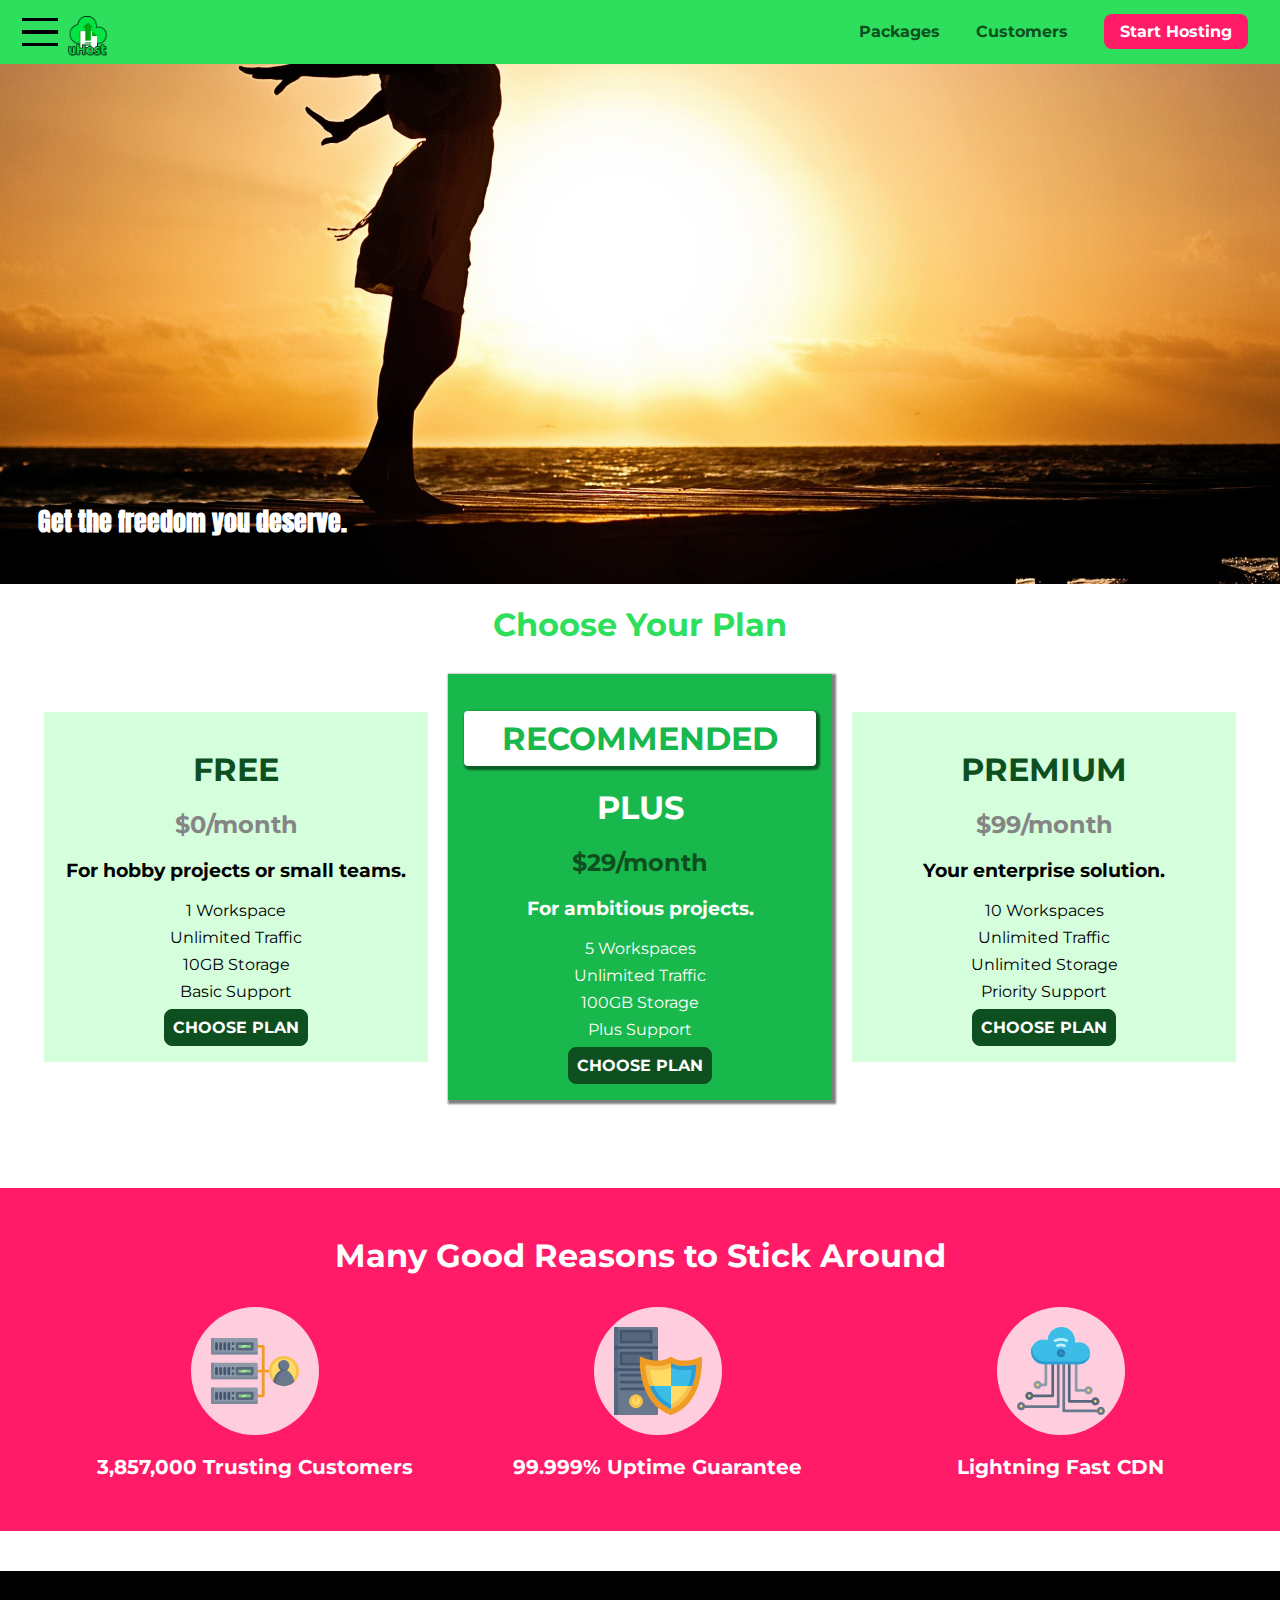
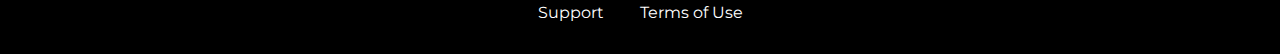
<file: index.html>
<!DOCTYPE html>
<html lang="en">

<head>
    <meta charset="UTF-8">
    <meta http-equiv="X-UA-Compatible" content="ie=edge">
    <meta name="viewport" content="width=device=width, initial-scale=1.0">
    <title>uHost</title>
    <link rel="shortcut icon" href="favicon.png">
    <link href="https://fonts.googleapis.com/css?family=Anton" rel="stylesheet">
    <link href="https://fonts.googleapis.com/css?family=Montserrat:400,700" rel="stylesheet">
    <link rel="stylesheet" href="shared.css">
    <link rel="stylesheet" href="main.css">


</head>

<body>
    <div class="backdrop"></div>
    <div class="modal">
        <h1 class="modal__title">Do you want to continue?</h1>
        <div class="modal__actions">
            <a href="start-hosting/index.html" class="modal__action">Yes!</a>
            <button class="modal__action modal__action--negative" type="button">No!</button>
        </div>
    </div>
    <header class="main-header">
        <div>
            <button class="toggle-button">
                <span class="toggle-button__bar"></span>
                <span class="toggle-button__bar"></span>
                <span class="toggle-button__bar"></span>
            </button>
            <a href="index.html" class="main-header__brand">
                <img src="images/uhost-icon.png" alt="uHost - Your favorite hosting company">
            </a>
        </div>
        <nav class="main-nav">
            <ul class="main-nav__items">
                <li class="main-nav__item">
                    <a href="packages/index.html">Packages</a>
                </li>
                <li class="main-nav__item">
                    <a href="customers/index.html">Customers</a>
                </li>
                <li class="main-nav__item main-nav__item--cta">
                    <a href="start-hosting/index.html">Start Hosting</a>
                </li>
            </ul>
        </nav>
    </header>
    <nav class="mobile-nav">
        <ul class="mobile-nav__items">
            <li class="mobile-nav__item">
                <a href="packages/index.html">Packages</a>
            </li>
            <li class="mobile-nav__item">
                <a href="customers/index.html">Customers</a>
            </li>
            <li class="mobile-nav__item mobile-nav__item--cta">
                <a href="start-hosting/index.html">Start Hosting</a>
            </li>
        </ul>
    </nav>
    <main>
        <section id="product-overview">
            <h1>Get the freedom you deserve.</h1>
        </section>
        <section id="plans">
            <h1 class="section-title">Choose Your Plan</h1>
            <div class="plan__list">
                <article class="plan">
                    <h1 class="plan__title">FREE</h1>
                    <h2 class="plan__price">$0/month</h2>
                    <h3>For hobby projects or small teams.</h3>
                    <ul class="plan__features">
                        <li>1 Workspace</li>
                        <li>Unlimited Traffic</li>
                        <li>10GB Storage</li>
                        <li>Basic Support</li>
                    </ul>
                    <div>
                        <button class="button">CHOOSE PLAN</button>
                    </div>
                </article>
                <article class="plan plan--highlighted">
                    <h1 class="plan__annotation">RECOMMENDED</h1>
                    <h1 class="plan__title">PLUS</h1>
                    <h2 class="plan__price">$29/month</h2>
                    <h3>For ambitious projects.</h3>
                    <ul class="plan__features">
                        <li>5 Workspaces</li>
                        <li>Unlimited Traffic</li>
                        <li>100GB Storage</li>
                        <li>Plus Support</li>
                    </ul>
                    <div>
                        <button class="button">CHOOSE PLAN</button>
                    </div>
                </article>
                <article class="plan">
                    <h1 class="plan__title">PREMIUM</h1>
                    <h2 class="plan__price">$99/month</h2>
                    <h3>Your enterprise solution.</h3>
                    <ul class="plan__features">
                        <li>10 Workspaces</li>
                        <li>Unlimited Traffic</li>
                        <li>Unlimited Storage</li>
                        <li>Priority Support</li>
                    </ul>
                    <div>
                        <button class="button">CHOOSE PLAN</button>
                    </div>
                </article>
            </div>
        </section>
        <section id="key-features">
            <h1 class="section-title">Many Good Reasons to Stick Around
            </h1>
            <ul class="key-features__list">
                <li class="key-feature">

                    <div class="key-feature__image">
                        <svg viewBox="0 0 512 512">
                            <path style="fill:#F09B24;" d="M344,248h-32V112c0-4.418-3.582-8-8-8h-40c-4.418,0-8,3.582-8,8s3.582,8,8,8h32v128h-32  c-4.418,0-8,3.582-8,8s3.582,8,8,8h32v128h-32c-4.418,0-8,3.582-8,8s3.582,8,8,8h40c4.418,0,8-3.582,8-8V264h32c4.418,0,8-3.582,8-8  S348.418,248,344,248z"
                            />
                            <path style="fill:#8E9AA9;" d="M264,64H8c-4.418,0-8,3.582-8,8v80c0,4.418,3.582,8,8,8h256c4.418,0,8-3.582,8-8V72  C272,67.582,268.418,64,264,64z"
                            />
                            <path style="fill:#7C899B;" d="M24,144c-4.418,0-8-3.582-8-8V64H8c-4.418,0-8,3.582-8,8v80c0,4.418,3.582,8,8,8h256  c4.418,0,8-3.582,8-8v-8H24z"
                            />
                            <rect x="152" y="96" style="fill:#B8E3A8;" width="88" height="32" />
                            <g>
                                <polygon style="fill:#7EC97D;" points="152,96 152,128 166,128 198,96  " />
                                <polygon style="fill:#7EC97D;" points="220,96 188,128 240,128 240,96  " />
                            </g>
                            <path style="fill:#56677E;" d="M240,136h-88c-4.418,0-8-3.582-8-8V96c0-4.418,3.582-8,8-8h88c4.418,0,8,3.582,8,8v32  C248,132.418,244.418,136,240,136z M160,120h72v-16h-72V120z"
                            />
                            <g>
                                <path style="fill:#435670;" d="M32,136c-4.418,0-8-3.582-8-8V96c0-4.418,3.582-8,8-8s8,3.582,8,8v32C40,132.418,36.418,136,32,136z   "
                                />
                                <path style="fill:#435670;" d="M56,136c-4.418,0-8-3.582-8-8V96c0-4.418,3.582-8,8-8s8,3.582,8,8v32C64,132.418,60.418,136,56,136z   "
                                />
                                <path style="fill:#435670;" d="M80,136c-4.418,0-8-3.582-8-8V96c0-4.418,3.582-8,8-8s8,3.582,8,8v32C88,132.418,84.418,136,80,136z   "
                                />
                                <path style="fill:#435670;" d="M104,136c-4.418,0-8-3.582-8-8V96c0-4.418,3.582-8,8-8s8,3.582,8,8v32   C112,132.418,108.418,136,104,136z"
                                />
                                <path style="fill:#435670;" d="M128,105c-4.418,0-8-3.582-8-8v-1c0-4.418,3.582-8,8-8s8,3.582,8,8v1   C136,101.418,132.418,105,128,105z"
                                />
                                <path style="fill:#435670;" d="M128,136c-4.418,0-8-3.582-8-8v-1c0-4.418,3.582-8,8-8s8,3.582,8,8v1   C136,132.418,132.418,136,128,136z"
                                />
                            </g>
                            <path style="fill:#8E9AA9;" d="M264,208H8c-4.418,0-8,3.582-8,8v80c0,4.418,3.582,8,8,8h256c4.418,0,8-3.582,8-8v-80  C272,211.582,268.418,208,264,208z"
                            />
                            <path style="fill:#7C899B;" d="M24,288c-4.418,0-8-3.582-8-8v-72H8c-4.418,0-8,3.582-8,8v80c0,4.418,3.582,8,8,8h256  c4.418,0,8-3.582,8-8v-8H24z"
                            />
                            <rect x="152" y="240" style="fill:#B8E3A8;" width="88" height="32" />
                            <g>
                                <polygon style="fill:#7EC97D;" points="152,240 152,272 166,272 198,240  " />
                                <polygon style="fill:#7EC97D;" points="220,240 188,272 240,272 240,240  " />
                            </g>
                            <path style="fill:#56677E;" d="M240,280h-88c-4.418,0-8-3.582-8-8v-32c0-4.418,3.582-8,8-8h88c4.418,0,8,3.582,8,8v32  C248,276.418,244.418,280,240,280z M160,264h72v-16h-72V264z"
                            />
                            <g>
                                <path style="fill:#435670;" d="M32,280c-4.418,0-8-3.582-8-8v-32c0-4.418,3.582-8,8-8s8,3.582,8,8v32C40,276.418,36.418,280,32,280   z"
                                />
                                <path style="fill:#435670;" d="M56,280c-4.418,0-8-3.582-8-8v-32c0-4.418,3.582-8,8-8s8,3.582,8,8v32C64,276.418,60.418,280,56,280   z"
                                />
                                <path style="fill:#435670;" d="M80,280c-4.418,0-8-3.582-8-8v-32c0-4.418,3.582-8,8-8s8,3.582,8,8v32C88,276.418,84.418,280,80,280   z"
                                />
                                <path style="fill:#435670;" d="M104,280c-4.418,0-8-3.582-8-8v-32c0-4.418,3.582-8,8-8s8,3.582,8,8v32   C112,276.418,108.418,280,104,280z"
                                />
                                <path style="fill:#435670;" d="M128,249c-4.418,0-8-3.582-8-8v-1c0-4.418,3.582-8,8-8s8,3.582,8,8v1   C136,245.418,132.418,249,128,249z"
                                />
                                <path style="fill:#435670;" d="M128,280c-4.418,0-8-3.582-8-8v-1c0-4.418,3.582-8,8-8s8,3.582,8,8v1   C136,276.418,132.418,280,128,280z"
                                />
                            </g>
                            <path style="fill:#8E9AA9;" d="M264,352H8c-4.418,0-8,3.582-8,8v80c0,4.418,3.582,8,8,8h256c4.418,0,8-3.582,8-8v-80  C272,355.582,268.418,352,264,352z"
                            />
                            <path style="fill:#7C899B;" d="M24,432c-4.418,0-8-3.582-8-8v-72H8c-4.418,0-8,3.582-8,8v80c0,4.418,3.582,8,8,8h256  c4.418,0,8-3.582,8-8v-8H24z"
                            />
                            <rect x="152" y="384" style="fill:#B8E3A8;" width="88" height="32" />
                            <g>
                                <polygon style="fill:#7EC97D;" points="152,384 152,416 166,416 198,384  " />
                                <polygon style="fill:#7EC97D;" points="220,384 188,416 240,416 240,384  " />
                            </g>
                            <path style="fill:#56677E;" d="M240,424h-88c-4.418,0-8-3.582-8-8v-32c0-4.418,3.582-8,8-8h88c4.418,0,8,3.582,8,8v32  C248,420.418,244.418,424,240,424z M160,408h72v-16h-72V408z"
                            />
                            <g>
                                <path style="fill:#435670;" d="M32,424c-4.418,0-8-3.582-8-8v-32c0-4.418,3.582-8,8-8s8,3.582,8,8v32C40,420.418,36.418,424,32,424   z"
                                />
                                <path style="fill:#435670;" d="M56,424c-4.418,0-8-3.582-8-8v-32c0-4.418,3.582-8,8-8s8,3.582,8,8v32C64,420.418,60.418,424,56,424   z"
                                />
                                <path style="fill:#435670;" d="M80,424c-4.418,0-8-3.582-8-8v-32c0-4.418,3.582-8,8-8s8,3.582,8,8v32C88,420.418,84.418,424,80,424   z"
                                />
                                <path style="fill:#435670;" d="M104,424c-4.418,0-8-3.582-8-8v-32c0-4.418,3.582-8,8-8s8,3.582,8,8v32   C112,420.418,108.418,424,104,424z"
                                />
                                <path style="fill:#435670;" d="M128,393c-4.418,0-8-3.582-8-8v-1c0-4.418,3.582-8,8-8s8,3.582,8,8v1   C136,389.418,132.418,393,128,393z"
                                />
                                <path style="fill:#435670;" d="M128,424c-4.418,0-8-3.582-8-8v-1c0-4.418,3.582-8,8-8s8,3.582,8,8v1   C136,420.418,132.418,424,128,424z"
                                />
                            </g>
                            <path style="fill:#F7C14D;" d="M424,168c-48.523,0-88,39.477-88,88s39.477,88,88,88s88-39.477,88-88S472.523,168,424,168z" />
                            <path style="fill:#FFDB66;" d="M424,184c-39.701,0-72,32.299-72,72s32.299,72,72,72s72-32.299,72-72S463.701,184,424,184z" />
                            <path style="fill:#69788D;" d="M484.893,314.16C476.393,274.588,451.922,248,424,248s-52.393,26.588-60.893,66.16  c-0.605,2.82,0.354,5.749,2.511,7.664C381.731,336.124,402.465,344,424,344s42.269-7.876,58.381-22.176  C484.539,319.909,485.498,316.98,484.893,314.16z"
                            />
                            <path style="fill:#56677E;" d="M434.053,249.171C430.768,248.403,427.411,248,424,248c-27.922,0-52.393,26.588-60.893,66.16  c-0.605,2.82,0.354,5.749,2.511,7.664c3.383,3.002,6.979,5.703,10.734,8.125C384.904,286.243,407.373,255.378,434.053,249.171z"
                            />
                            <path style="fill:#69788D;" d="M424,192c-17.645,0-32,14.355-32,32s14.355,32,32,32s32-14.355,32-32S441.645,192,424,192z" />
                            <path style="fill:#56677E;" d="M432,248c-17.645,0-32-14.355-32-32c0-6.783,2.128-13.076,5.742-18.258  C397.444,203.53,392,213.138,392,224c0,17.645,14.355,32,32,32c10.862,0,20.471-5.444,26.258-13.742  C445.076,245.872,438.783,248,432,248z"
                            />

                        </svg>

                    </div>
                    <p class="key-feature__description"> 3,857,000 Trusting Customers</p>
                </li>
                <li class="key-feature">
                    <div class="key-feature__image">
                        <svg viewBox="0 0 512 512">
                            <path style="fill:#69788D;" d="M248,0H8C3.582,0,0,3.582,0,8v496c0,4.418,3.582,8,8,8h240c4.418,0,8-3.582,8-8V8  C256,3.582,252.418,0,248,0z"
                            />
                            <path style="fill:#56677E;" d="M24,504V8c0-4.418,3.582-8,8-8H8C3.582,0,0,3.582,0,8v496c0,4.418,3.582,8,8,8h24  C27.582,512,24,508.418,24,504z"
                            />
                            <g>
                                <rect x="0" y="112" style="fill:#435670;" width="256" height="16" />
                                <rect x="0" y="240" style="fill:#435670;" width="256" height="16" />
                            </g>
                            <path style="fill:#F7C14D;" d="M128,392c-22.056,0-40,17.944-40,40s17.944,40,40,40s40-17.944,40-40S150.056,392,128,392z" />
                            <path style="fill:#FFDB66;" d="M128,408c-13.233,0-24,10.767-24,24s10.767,24,24,24s24-10.767,24-24S141.233,408,128,408z" />
                            <path style="fill:#F7C14D;" d="M128,392c-2.739,0-5.414,0.278-8,0.805V424c0,4.418,3.582,8,8,8c4.418,0,8-3.582,8-8v-31.195  C133.414,392.278,130.739,392,128,392z"
                            />
                            <g>
                                <path style="fill:#435670;" d="M216,288H40c-4.418,0-8-3.582-8-8s3.582-8,8-8h176c4.418,0,8,3.582,8,8S220.418,288,216,288z"
                                />
                                <path style="fill:#435670;" d="M216,328H40c-4.418,0-8-3.582-8-8s3.582-8,8-8h176c4.418,0,8,3.582,8,8S220.418,328,216,328z"
                                />
                                <path style="fill:#435670;" d="M216,368H40c-4.418,0-8-3.582-8-8s3.582-8,8-8h176c4.418,0,8,3.582,8,8S220.418,368,216,368z"
                                />
                                <path style="fill:#435670;" d="M216,16H40c-4.418,0-8,3.582-8,8v64c0,4.418,3.582,8,8,8h176c4.418,0,8-3.582,8-8V24   C224,19.582,220.418,16,216,16z"
                                />
                            </g>
                            <rect x="48" y="32" style="fill:#56677E;" width="160" height="48" />
                            <path style="fill:#435670;" d="M216,144H40c-4.418,0-8,3.582-8,8v64c0,4.418,3.582,8,8,8h176c4.418,0,8-3.582,8-8v-64  C224,147.582,220.418,144,216,144z"
                            />
                            <rect x="48" y="160" style="fill:#56677E;" width="160" height="48" />
                            <path style="fill:#F09B24;" d="M511.747,180.237c-0.194-6.537-8.107-10.107-13.135-5.894c-5.6,4.693-42.904,21.282-98.514,21.282  c-33.45,0-64.625-20.999-64.929-21.206c-2.9-1.991-6.764-1.85-9.512,0.346c-2.677,2.135-27.201,20.86-63.793,20.86  c-55.607,0-92.914-16.589-98.515-21.282c-5.028-4.211-12.941-0.645-13.135,5.894c-1.634,54.834,4.655,105.941,18.693,151.903  c12.096,39.604,29.759,74.047,52.497,102.373c27.538,34.304,62.743,59.882,104.66,76.045c3.069,1.918,6.757,1.921,9.83,0  c41.917-16.163,77.122-41.741,104.66-76.045c22.738-28.326,40.401-62.77,52.497-102.373  C507.092,286.179,513.381,235.071,511.747,180.237z"
                            />
                            <path style="fill:#F7C14D;" d="M476.21,221.226c-1.953-1.631-4.568-2.235-7.036-1.628c-21.686,5.327-44.926,8.028-69.075,8.028  c-25.926,0-49.633-8.975-64.955-16.504c-2.307-1.134-5.016-1.091-7.284,0.116c-14.059,7.477-36.919,16.388-65.994,16.388  c-24.153,0-47.394-2.701-69.075-8.028c-5.155-1.268-10.221,2.966-9.894,8.261c2.077,33.693,7.668,65.635,16.616,94.935  c22.774,74.565,66.139,126.334,128.888,153.868c2.032,0.891,4.397,0.891,6.43,0c61.777-27.107,104.716-78.876,127.62-153.868  c8.948-29.3,14.539-61.241,16.616-94.935C479.224,225.319,478.163,222.856,476.21,221.226z"
                            />
                            <path style="fill:#FFDB66;" d="M331.609,451.727c-52.604-25.289-89.304-70.987-109.144-135.944  c-6.532-21.39-11.162-44.336-13.82-68.447c17.133,2.852,34.952,4.291,53.22,4.291c29.394,0,53.376-7.793,69.978-15.561  c17.44,7.736,41.656,15.561,68.256,15.561c18.267,0,36.085-1.439,53.219-4.291c-2.659,24.112-7.288,47.06-13.82,68.448  C419.545,381.108,383.27,426.805,331.609,451.727z"
                            />
                            <g>
                                <path style="fill:#2C9DD4;" d="M479.066,227.858c0.157-2.539-0.903-5.002-2.856-6.633s-4.568-2.235-7.036-1.628   c-21.686,5.327-44.926,8.028-69.075,8.028c-25.926,0-49.633-8.975-64.955-16.504c-1.057-0.52-2.2-0.78-3.345-0.806l-0.072,133.351   h123.601c2.556-6.746,4.933-13.702,7.123-20.874C471.398,293.493,476.989,261.552,479.066,227.858z"
                                />
                                <path style="fill:#2C9DD4;" d="M206.658,343.667c24.153,63.42,65.028,108.108,121.743,132.995c1.031,0.452,2.147,0.673,3.263,0.666   l0.063-133.661H206.658z"
                                />
                            </g>
                            <g>
                                <path style="fill:#3CBDE8;" d="M439.497,315.783c6.532-21.389,11.161-44.336,13.82-68.448c-17.134,2.852-34.952,4.291-53.219,4.291   c-26.6,0-50.815-7.824-68.256-15.561l-0.116,107.601h97.758C433.179,334.807,436.524,325.518,439.497,315.783z"
                                />
                                <path style="fill:#3CBDE8;" d="M232.523,343.667c21.144,50.298,54.363,86.56,99.087,108.06l0.117-108.06H232.523z" />
                            </g>
                        </svg>
                    </div>
                    <p class="key-feature__description">99.999% Uptime Guarantee</p>
                </li>
                <li class="key-feature">
                    <div class="key-feature__image">
                        <svg viewBox="0 0 512 512">
                            <path style="fill:#8E9AA9;" d="M168,200c-4.418,0-8,3.582-8,8v120h-17.376c-3.302-9.311-12.194-16-22.624-16  c-13.234,0-24,10.767-24,24s10.766,24,24,24c10.429,0,19.321-6.689,22.624-16H168c4.418,0,8-3.582,8-8V208  C176,203.582,172.418,200,168,200z"
                            />
                            <path style="fill:#FFDB66;" d="M120,328c-4.411,0-8,3.589-8,8s3.589,8,8,8s8-3.589,8-8S124.411,328,120,328z" />
                            <path style="fill:#56677E;" d="M208,200c-4.418,0-8,3.582-8,8v184H94.624C91.322,382.689,82.43,376,72,376  c-13.234,0-24,10.767-24,24s10.766,24,24,24c10.429,0,19.321-6.689,22.624-16H208c4.418,0,8-3.582,8-8V208  C216,203.582,212.418,200,208,200z"
                            />
                            <path style="fill:#FFDB66;" d="M72,392c-4.411,0-8,3.589-8,8s3.589,8,8,8s8-3.589,8-8S76.411,392,72,392z" />
                            <path style="fill:#69788D;" d="M240,208c-4.418,0-8,3.582-8,8v239H47.24c-2.671-10.34-12.078-18-23.24-18c-13.234,0-24,10.767-24,24  s10.766,24,24,24c9.666,0,18.009-5.747,21.809-14H240c4.418,0,8-3.582,8-8V216C248,211.582,244.418,208,240,208z"
                            />
                            <path style="fill:#FFDB66;" d="M24,453c-4.411,0-8,3.589-8,8s3.589,8,8,8s8-3.589,8-8S28.411,453,24,453z" />
                            <path style="fill:#69788D;" d="M488,464c-10.429,0-19.321,6.689-22.624,16H280V208c0-4.418-3.582-8-8-8s-8,3.582-8,8v280  c0,4.418,3.582,8,8,8h193.376c3.302,9.311,12.194,16,22.624,16c13.234,0,24-10.767,24-24S501.234,464,488,464z"
                            />
                            <path style="fill:#FFDB66;" d="M488,480c-4.411,0-8,3.589-8,8s3.589,8,8,8s8-3.589,8-8S492.411,480,488,480z" />
                            <path style="fill:#56677E;" d="M456,408c-10.429,0-19.321,6.689-22.624,16H312V208c0-4.418-3.582-8-8-8s-8,3.582-8,8v224  c0,4.418,3.582,8,8,8h129.376c3.302,9.311,12.194,16,22.624,16c13.234,0,24-10.767,24-24S469.234,408,456,408z"
                            />
                            <path style="fill:#FFDB66;" d="M456,424c-4.411,0-8,3.589-8,8s3.589,8,8,8s8-3.589,8-8S460.411,424,456,424z" />
                            <path style="fill:#8E9AA9;" d="M416,344c-10.429,0-19.321,6.689-22.624,16H352V208c0-4.418-3.582-8-8-8s-8,3.582-8,8v160  c0,4.418,3.582,8,8,8h49.376c3.302,9.311,12.194,16,22.624,16c13.234,0,24-10.767,24-24S429.234,344,416,344z"
                            />
                            <path style="fill:#FFDB66;" d="M416,360c-4.411,0-8,3.589-8,8s3.589,8,8,8s8-3.589,8-8S420.411,360,416,360z" />
                            <path style="fill:#3CBDE8;" d="M362,88c-8.741,0-17.231,1.751-25.06,5.085C337.646,88.797,338,84.43,338,80  c0-44.112-35.888-80-80-80c-42.823,0-77.895,33.816-79.909,76.149C170.393,73.415,162.244,72,154,72c-39.701,0-72,32.299-72,72  s32.299,72,72,72h208c35.29,0,64-28.71,64-64S397.29,88,362,88z"
                            />
                            <path style="fill:#2C9DD4;" d="M368,200H160c-39.701,0-72-32.299-72-72c0-5.863,0.721-11.559,2.05-17.019  C84.918,120.88,82,132.102,82,144c0,39.701,32.299,72,72,72h208c30.389,0,55.88-21.296,62.379-49.743  C413.565,186.327,392.352,200,368,200z"
                            />
                            <path style="fill:#2A7DB5;" d="M256,128c-13.234,0-24,10.767-24,24s10.766,24,24,24c13.233,0,24-10.767,24-24S269.233,128,256,128z"
                            />
                            <path style="fill:#2C9DD4;" d="M256,144c-4.411,0-8,3.589-8,8s3.589,8,8,8c4.411,0,8-3.589,8-8S260.411,144,256,144z" />
                            <g>
                                <path style="fill:#C5F1FA;" d="M221.755,87.695c-2.994,0-5.864-1.688-7.233-4.572c-1.894-3.991-0.194-8.763,3.798-10.657   C230.157,66.849,242.834,64,256,64c13.166,0,25.844,2.849,37.68,8.466c3.992,1.895,5.692,6.666,3.798,10.657   s-6.666,5.692-10.657,3.798C277.144,82.328,266.774,80,256,80c-10.774,0-21.144,2.328-30.821,6.921   C224.072,87.446,222.904,87.695,221.755,87.695z"
                                />
                                <path style="fill:#C5F1FA;" d="M276.545,116.618c-1.148,0-2.316-0.249-3.424-0.774C267.745,113.293,261.985,112,256,112   c-5.985,0-11.745,1.293-17.121,3.844c-3.991,1.895-8.763,0.192-10.657-3.798c-1.894-3.992-0.193-8.764,3.798-10.657   C239.557,97.813,247.625,96,256,96c8.376,0,16.444,1.813,23.98,5.389c3.991,1.894,5.692,6.665,3.798,10.657   C282.41,114.93,279.539,116.618,276.545,116.618z"
                                />
                            </g>

                        </svg>
                    </div>
                    <p class="key-feature__description">Lightning Fast CDN</p>
                </li>
            </ul>
        </section>
    </main>
    <footer class="main-footer">
        <nav>
            <ul class="main-footer__links">
                <li class="main-footer__link">
                    <a href="#">Support</a>
                </li>
                <li class="main-footer__link">
                    <a href="#">Terms of Use</a>
                </li>
            </ul>
        </nav>
    </footer>
    <script src="shared.js"></script>
</body>

</html>
</file>
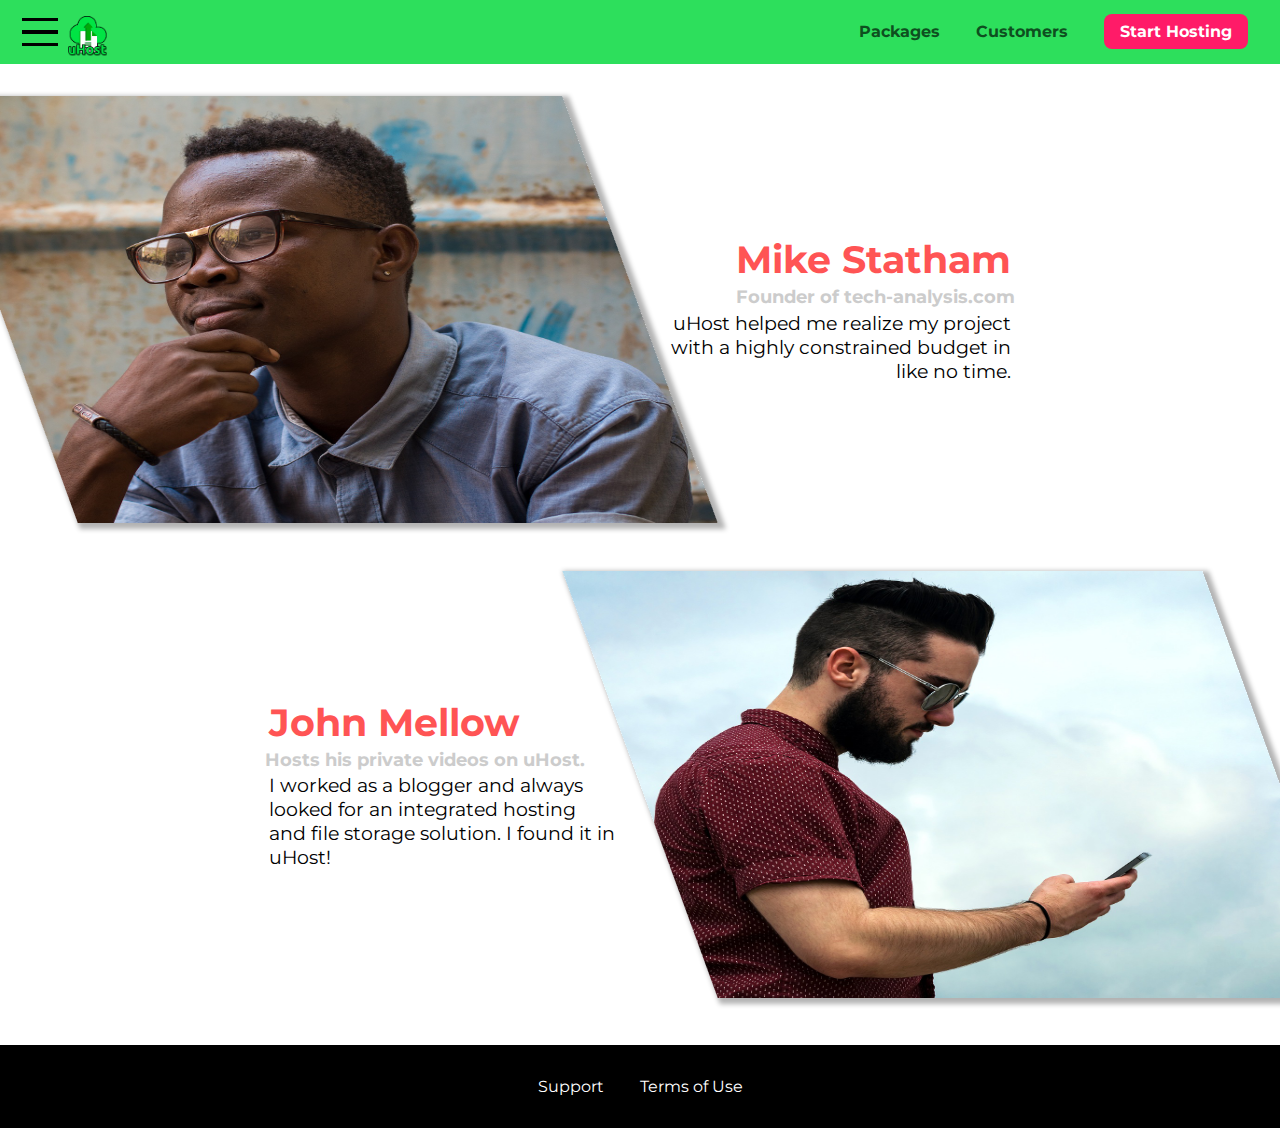
<file: customers/index.html>
<!DOCTYPE html>
<html lang="en">

<head>
    <meta charset="UTF-8">
    <meta name="viewport" content="width=device-width, initial-scale=1.0">
    <meta http-equiv="X-UA-Compatible" content="ie=edge">
    <meta name="viewport" content="width=device=width, initial-scale=1.0">
    <title>uHost Customers</title>
    <link rel="shortcut icon" href="../favicon.png">
    <link href="https://fonts.googleapis.com/css?family=Anton|Montserrat:400,700" rel="stylesheet">
    <link rel="stylesheet" href="../shared.css">
    <link rel="stylesheet" href="customers.css">
</head>

<body>
    <header class="main-header">
        <div>
            <button class="toggle-button">
                <span class="toggle-button__bar"></span>
                <span class="toggle-button__bar"></span>
                <span class="toggle-button__bar"></span>
            </button>
            <a href="../index.html" class="main-header__brand">
                <img src="../images/uhost-icon.png" alt="uHost - Your favorite hosting company">
            </a>
        </div>
        <nav class="main-nav">
            <ul class="main-nav__items">
                <li class="main-nav__item">
                    <a href="../packages/index.html">Packages</a>
                </li>
                <li class="main-nav__item">
                    <a href="index.html">Customers</a>
                </li>
                <li class="main-nav__item main-nav__item--cta">
                    <a href="../index.html">Start Hosting</a>
                </li>
            </ul>
        </nav>
    </header>
    <nav class="mobile-nav">
        <ul class="mobile-nav__items">
            <li class="mobile-nav__item">
                <a href="../packages/index.html">Packages</a>
            </li>
            <li class="mobile-nav__item">
                <a href="index.html">Customers</a>
            </li>
            <li class="mobile-nav__item mobile-nav__item--cta">
                <a href="../start-hosting/index.html">Start Hosting</a>
            </li>
        </ul>
    </nav>
    <main>
        <div>
            <div class="testimonial" id="customer-1">
                <div class="testimonial__image-container">
                    <img src="../images/customer-1.jpg" alt="Mike Statham - Customer" class="testimonial__image">
                </div>
                <div class="testimonial__info">
                    <h1 class="testimonial__name">Mike Statham</h1>
                    <h2 class="testimonial__subtitle">Founder of
                        <a href="tech-analysis.com">tech-analysis.com</a>
                    </h2>
                    <p class="testimonial__text">uHost helped me realize my project with a highly constrained budget in like no time.</p>
                </div>
            </div>
            <div class="testimonial" id="customer-2">

                <div class="testimonial__info">
                    <h1 class="testimonial__name">John Mellow</h1>
                    <h2 class="testimonial__subtitle">Hosts his private videos on uHost.
                    </h2>
                    <p class="testimonial__text">I worked as a blogger and always looked for an integrated hosting and file storage solution. I found it in uHost!
                    </p>
                </div>
                <div class="testimonial__image-container">
                    <img src="../images/customer-2.jpg" alt="John Mellow - Customer" class="testimonial__image">
                </div>
            </div>
        </div>
    </main>
    <footer class="main-footer">
        <nav>
            <ul class="main-footer__links">
                <li class="main-footer__link">
                    <a href="#">Support</a>
                </li>
                <li class="main-footer__link">
                    <a href="#">Terms of Use</a>
                </li>
            </ul>
        </nav>
    </footer>
    <script src="../shared.js"></script>
</body>

</html>
</file>
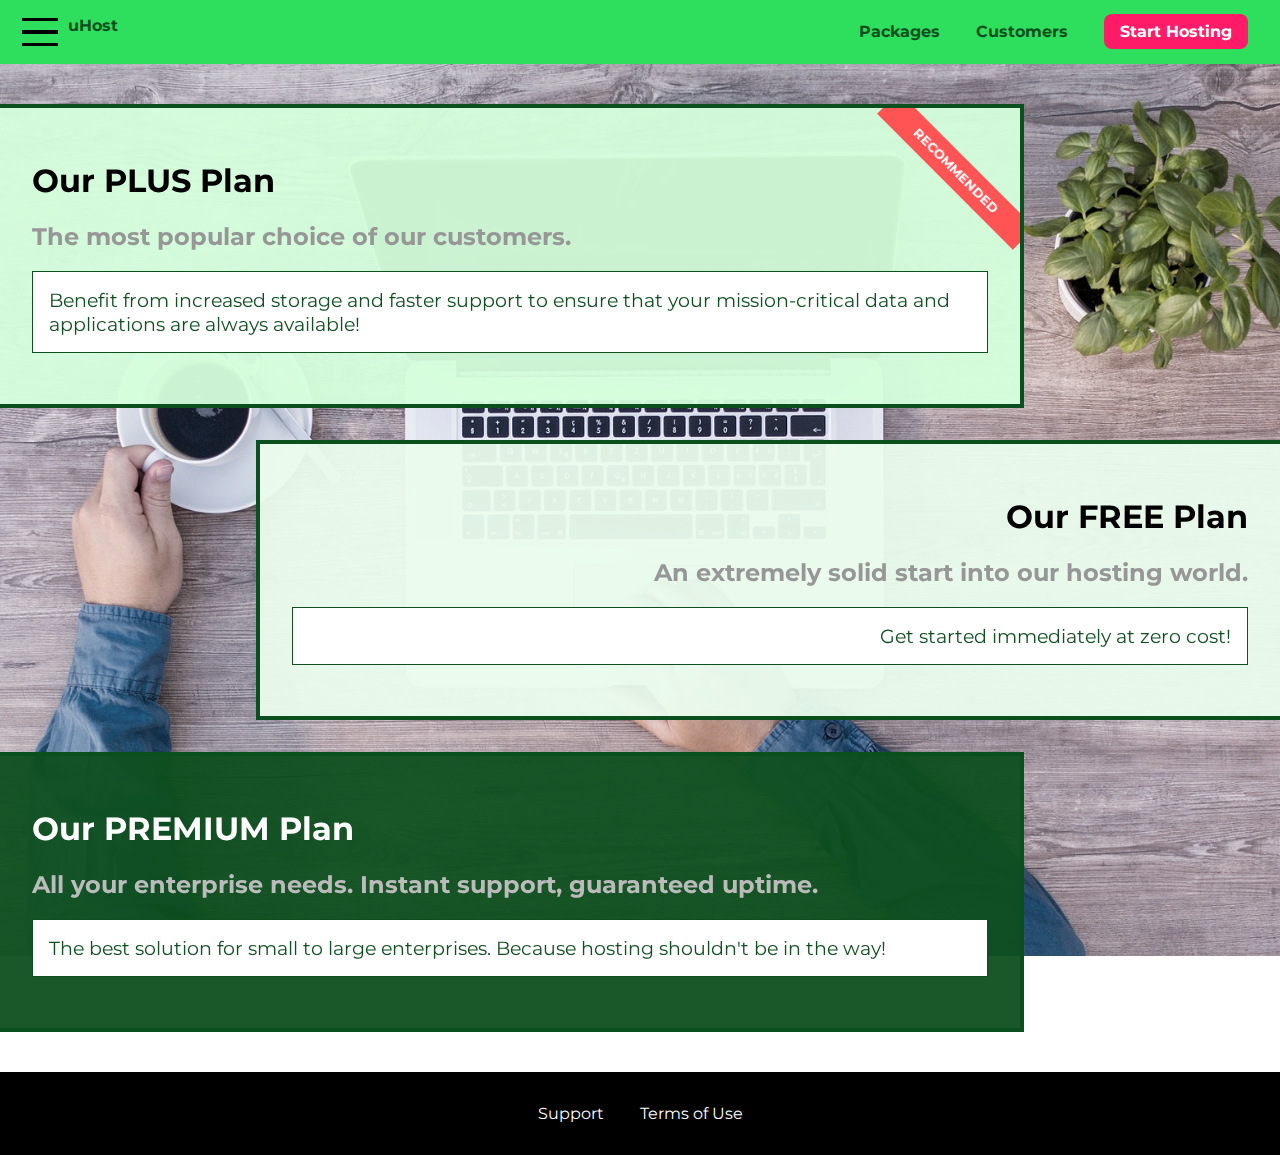
<file: packages/index.html>
<!DOCTYPE html>
<html lang="en">

<head>
    <meta charset="UTF-8">
    <meta http-equiv="X-UA-Compatible" content="ie=edge">
    <meta name="viewport" content="width=device=width, initial-scale=1.0">
    <title>uHost</title>
    <link rel="shortcut icon" href="favicon.png">
    <link href="https://fonts.googleapis.com/css?family=Montserrat:400,700" rel="stylesheet">
    <link rel="stylesheet" href="../shared.css">
    <link rel="stylesheet" href="packages.css">

</head>

<body>
    <div class="background"></div>
    <header class="main-header">
        <div>
            <button class="toggle-button">
                <span class="toggle-button__bar"></span>
                <span class="toggle-button__bar"></span>
                <span class="toggle-button__bar"></span>
            </button>
            <a href="../index.html" class="main-header__brand">
                uHost
            </a>
        </div>
        <nav class="main-nav">
            <ul class="main-nav__items">
                <li class="main-nav__item">
                    <a href="index.html">Packages</a>
                </li>
                <li class="main-nav__item">
                    <a href="../customers/index.html">Customers</a>
                </li>
                <li class="main-nav__item main-nav__item--cta">
                    <a href="../start-hosting/index.html">Start Hosting</a>
                </li>
            </ul>
        </nav>
    </header>
    <nav class="mobile-nav">
        <ul class="mobile-nav__items">
            <li class="mobile-nav__item">
                <a href="index.html">Packages</a>
            </li>
            <li class="mobile-nav__item">
                <a href="../customers/index.html">Customers</a>
            </li>
            <li class="mobile-nav__item mobile-nav__item--cta">
                <a href="../start-hosting/index.html">Start Hosting</a>
            </li>
        </ul>
    </nav>
    <main>
        <section class="package" id="plus">
            <a href="#">
                <h1 class="package__title">Our PLUS Plan</h1>
                <h2 class="package__badge">RECOMMENDED</h2>
                <h2 class="package__subtitle">The most popular choice of our customers.</h2>
                <p class="package__info">Benefit from increased storage and faster support to ensure that your mission-critical data and applications are always available!</p>
            </a>
        </section>
        <section class="package" id="free">
            <a href="#">
                <h1 class="package__title">Our FREE Plan</h1>
                <h2 class="package__subtitle">An extremely solid start into our hosting world.</h2>
                <p class="package__info">Get started immediately at zero cost!</p>
            </a>
        </section>
        <div class="clearfix"></div>
        <section class="package" id="premium">
            <a href="#">
                <h1 class="package__title">Our PREMIUM Plan</h1>
                <h2 class="package__subtitle">All your enterprise needs. Instant support, guaranteed uptime. </h2>
                <p class="package__info">The best solution for small to large enterprises. Because hosting shouldn't be in the way!</p>
            </a>
        </section>
    </main>
    <footer class="main-footer">
        <nav>
            <ul class="main-footer__links">
                <li class="main-footer__link">
                    <a href="#">Support</a>
                </li>
                <li class="main-footer__link">
                    <a href="#">Terms of Use</a>
                </li>
            </ul>
        </nav>
    </footer>
    <script src="../shared.js"></script>
</body>

</html>
</file>
<file: shared.css>
/* :root element select entire document */

:root {
    --dark-green: #0e4f1f;
    --highlight-color: #ff1b68;
}

* {
    box-sizing: border-box;
}

html {}

body {
    font-family: 'Montserrat', sans-serif;
    margin: 0;
}

main {
    min-height: calc(100vh-3.5rem - 8rem);
    margin-top: 3.5rem;
}

.backdrop {
    position: fixed;
    top: 0;
    left: 0;
    z-index: 100;
    width: 100vw;
    height: 100vh;
    background-color: rgba(0, 0, 0, 0.5);
    display: none;
}

.main-header {
    width: 100%;
    position: fixed;
    top: 0;
    left: 0;
    background: #2ddf5c;
    padding: 8px 16px;
    z-index: 1;
    display: -webkit-box;
    /*  works for older versions of safari */
    display: -ms-flexbox;
    /* internet explorer*/
    display: -webkit-flex;
    /* new versions */
    display: flex;
    align-items: center;
    justify-content: space-between;
}

.main-header__brand {
    color: var(--dark-green);
    text-decoration: none;
    /* font-size: 1.5rem; */
    height: 2.5rem;
    font-weight: bold;
    height: 1.5rem;
    display: inline-block;
    vertical-align: text-bottom;
}

.main-header__brand img {
    height: 2.5rem;
}

.main-nav {
    display: inline-block;
    text-align: right;
    width: calc(100% - 122px);
    vertical-align: middle;
}

.main-nav__items {
    margin: 0;
    padding: 0;
    list-style: none;
}

.main-nav__item {
    display: inline-block;
    margin: 0 16px;
}

.main-nav__item a,
.mobile-nav__item a {
    text-decoration: none;
    color: var(--dark-green);
    font-weight: bold;
    padding: 3px 0;
}

.main-nav__item a:hover,
.main-nav__item a:active {
    color: white;
    border-bottom: 5px solid white;
}

.main-nav__item--cta {
    animation: wiggle 200ms 3s 8 alternate;
}

.main-nav__item--cta a,
.mobile-nav__item--cta a {
    color: white;
    background: var(--highlight-color);
    padding: 8px 16px;
    border-radius: 8px;
}

.main-nav__item--cta a:hover,
.main-nav__item--cta a:active,
.mobile-nav__item--cta a:hover,
.mobile-nav__item--cta a:active {
    color: var(--highlight-color);
    background: white;
    border: none;
}

@media (max-width:40rem) {
    .main-nav {
        display: none;
    }
}

.main-footer {
    background-color: black;
    padding: 32px;
    margin-top: 40px;
}

.main-footer__links {
    list-style: none;
    padding: 0;
    margin: 0;
    text-align: center;
}

.main-footer__link {
    display: inline-block;
    margin: 0 16px;
}

.main-footer__link a {
    color: white;
    text-decoration: none;
}

.main-footer__link a:hover,
.main-footer__link a:active {
    color: #cccccc;
}

.button {
    background: var(--dark-green);
    color: white;
    font: inherit;
    border: 1.5px solid var(--dark-green);
    padding: 8px;
    border-radius: 8px;
    font-weight: bold;
    cursor: pointer;
}

.button:hover,
.button:active {
    background-color: white;
    color: var(--dark-green);
}

.button:focus {
    outline: none;
}

@keyframes wiggle {
    0% {
        transform: rotateZ(0);
    }
    50% {
        transform: rotateZ(-10deg);
    }
    100% {
        transform: rotateZ(10deg);
    }
}

.mobile-nav {
    display: none;
    position: fixed;
    z-index: 101;
    top: 0;
    left: 0;
    background: white;
    width: 80%;
    height: 100vh;
}

.mobile-nav__items {
    width: 90%;
    height: 100%;
    list-style: none;
    margin: 10% auto;
    padding: 0;
    text-align: center;
}

.mobile-nav__item {
    margin: 1rem 0;
}

.mobile-nav__item a {
    font-size: 1.5rem;
}

.toggle-button {
    width: 3rem;
    background: transparent;
    border: none;
    cursor: pointer;
    padding-top: 0;
    padding-bottom: 0;
    vertical-align: middle;
}

.toggle-button:focus {
    outline: none;
}

.toggle-button__bar {
    width: 100%;
    height: 0.2rem;
    background: black;
    display: block;
    margin: 0.6rem 0;
}

.modal {
    position: fixed;
    display: none;
    z-index: 200;
    top: 20%;
    left: 30%;
    width: 40%;
    background: white;
    padding: 1rem;
    border: 1px solid #ccc;
    box-shadow: 1px 1px 1px rgba(0, 0, 0, 0.5);
}

.modal__title {
    text-align: center;
    margin: 0 0 1rem 0;
}

.modal__actions {
    text-align: center;
}

.modal__action {
    border: 1px solid #0e4f1f;
    background: #0e4f1f;
    text-decoration: none;
    color: white;
    font: inherit;
    padding: 0.5rem 1rem;
    cursor: pointer;
}

.modal__action:hover,
.modal__action:active {
    background: #2ddf5c;
    border-color: #2ddf5c;
}

.modal__action--negative {
    background: red;
    border-color: red;
}

.modal__action--negative:hover,
.modal__action--negative:active {
    background: #ff5454;
    border-color: #ff5454;
}

.open {
    display: block !important;
}
</file>
<file: main.css>
#product-overview {
    background-image: url("freedom.jpg");
    background-size: cover;
    background-repeat: no-repeat;
    background-position: left 10% bottom 20%;
    background-origin: border-box;
    /* background-image: linear-gradient(180deg, red 70%, blue 60%, rgba(0, 0, 0, 0.5)); */
    /* background-image: radial-gradient(circle at 20% 50%, red, blue, green); */
    width: 100%;
    height: 528px;
    padding: 10px;
    margin-top: 43px;
    position: relative;
}

#product-overview h1 {
    color: white;
    font-family: 'Anton', sans-serif;
    position: absolute;
    bottom: 5%;
    left: 3%;
    font-size: 1.6rem;
}

@media(min-width:40rem) and (orientation:portrait) {
    #product-overview {
        height: 40vh;
        background-position: 50% 25%;
    }
    #product-overview h1 {
        font-size: 3rem;
    }
}

.section-title {
    color: #2ddf5c;
    text-align: center;
}

.plan__list {
    width: 100%;
    text-align: center;
    margin: auto;
}

.plan {
    background-color: #d5ffdc;
    text-align: center;
    padding: 16px;
    margin: 8px;
    display: block;
    width: 100%;
    vertical-align: middle;
}

.plan--highlighted {
    background-color: #19b84c;
    color: white;
    box-shadow: 2px 2px 2px 2px rgba(0, 0, 0, 0.5);
}

.plan__annotation {
    background: white;
    color: #19b84c;
    padding: 8px;
    box-shadow: 2px 2px 2px 2px rgba(0, 0, 0, 0.5);
    border-radius: 4px;
}

.plan__title {
    color: #0e4f1f;
}

.plan__price {
    color: #858585
}

.plan--highlighted .plan__title {
    color: white;
}

.plan--highlighted .plan__price {
    color: #0e4f1f;
}

.plan__features {
    list-style: none;
    padding: 0;
    margin: 0;
}

.plan__features li {
    margin: 8px 0;
}

@media(min-width:40rem) {
    .plan-list {
        width: 100%;
        text-align: center;
    }
    .plan {
        display: inline-block;
        width: 30%;
    }
}

#key-features {
    background: #ff1b68;
    margin-top: 80px;
    padding: 16px;
}

#key-features .section-title {
    color: white;
    margin: 32px;
}

.key-feature__list {
    list-style: none;
    margin: 0;
    padding: 0;
}

.key-feature {
    display: inline-block;
    width: 33%;
    vertical-align: top;
    max-width: 25rem;
}

.key-feature__image {
    background: #ffcede;
    width: 128px;
    height: 128px;
    border: 2px splid #424242;
    border-radius: 50%;
    margin: auto;
    padding: 20px;
}

.key-feature__description {
    text-align: center;
    font-weight: bold;
    color: white;
    font-size: 20px;
}

@media(max-width:40rem) {
    .key-feature {
        display: block;
        width: unset;
    }
}


/* h1 {
    font-family: sans-serif;
} */
</file>
<file: customers/customers.css>
.testimonial {
    font-size: 1.2rem;
}

.testimonial:first-of-type {
    margin-top: 6rem;
}

.testimonial__image-container {
    width: 65%;
    max-width: 40rem;
    box-shadow: 3px 3px 5px 3px rgba(0, 0, 0, 0.3);
    position: relative;
    transform: skew(20deg);
    overflow: hidden;
}

.testimonial__image {
    width: 100%;
    vertical-align: top;
    transform: skew(-20deg) scaleX(1.4);
    box-shadow: 33px 3px 5px 3px rgba(0, 0, 0, 0.3);
}

.testimonial__info {
    text-align: right;
    padding: 0.9rem;
}

#customer-2.testimonial {
    text-align: right;
}

#customer-2 .testimonial__info {
    text-align: left;
}

.testimonial__name {
    margin: 0.2rem;
    color: #ff5454;
}

.testimonial__subtitle {
    margin: 0;
    font-size: 1.1rem;
    color: #ccc;
}

.testimonial__subtitle a {
    color: inherit;
    text-decoration: none;
}

.testimonial__subtitle a:hover,
.testimonial__subtitle a:active {
    color: #7a7a7a;
}

.testimonial__text {
    margin: 0.2rem;
}

#customer-1:hover .testimonial__image-container {
    animation: flip-customer 1s ease-out forwards;
}

@keyframes flip-customer {
    0% {
        transform: rotateY(0) skew(20deg);
    }
    50% {
        transform: rotateY(160deg);
    }
    100% {
        transform: rotateY(260deg);
    }
}

@media (min-width:40rem) {
    .testimonial {
        margin: 3rem auto;
        max-width: 1500px;
    }
    .testimonial__image-container {
        display: inline-block;
        width: 66%;
        vertical-align: middle;
    }
    .testimonial__info {
        display: inline-block;
        vertical-align: middle;
        width: 30%;
    }
}
</file>
<file: packages/packages.css>
main {
    padding-top: 2rem;
}

.background {
    background: url("../images/plans-background.jpg") center/cover;
    filter: grayscale(40%);
    width: 100%;
    height: 100%;
    position: fixed;
    z-index: -1;
}

.package {
    width: 80%;
    margin: 1rem 0;
    border: 4px solid #0c4f1f;
    border-left: none;
    position: relative;
    overflow: hidden;
}

.package:hover,
.package:active {
    box-shadow: 2px 2px 4px rgba(0, 0, 0, 0.5);
    border-color: #ff5454;
}

.package a {
    text-decoration: none;
    color: inherit;
    display: block;
    padding: 2rem;
}

.package__badge {
    position: absolute;
    top: 0;
    right: 0;
    margin: 1.2rem;
    font-size: 0.8rem;
    color: white;
    background-color: #ff5454;
    padding: 0.5rem;
    transform: rotateZ(45deg) translateX(3.5rem) translateY(-1rem);
    transform-origin: center;
    width: 12rem;
    text-align: center;
}

.package__subtitle {
    color: #979797;
}

.package__info {
    padding: 1rem;
    border: 1px solid #0e4f1f;
    font-size: 1.2rem;
    color: #0e4f1f;
    background-color: white;
}

.clearfix {
    clear: both;
}

#plus {
    background: rgba(213, 255, 220, 0.95);
}

#free {
    background: rgba(234, 252, 237, 0.95);
    float: right;
    border-right: none;
    border-left: 4px solid #0c4f1f;
    text-align: right;
}

#free :hover,
#free :active {
    border-left-color: #ff5454;
}

#premium {
    background: rgba(14, 79, 31, 0.95);
}

#premium .package__title {
    color: white;
}

#premium .package__subtitle {
    color: #bbb;
}

@media (min-width:40rem) {
    main {
        max-width: 1500px;
    }
}
</file>
